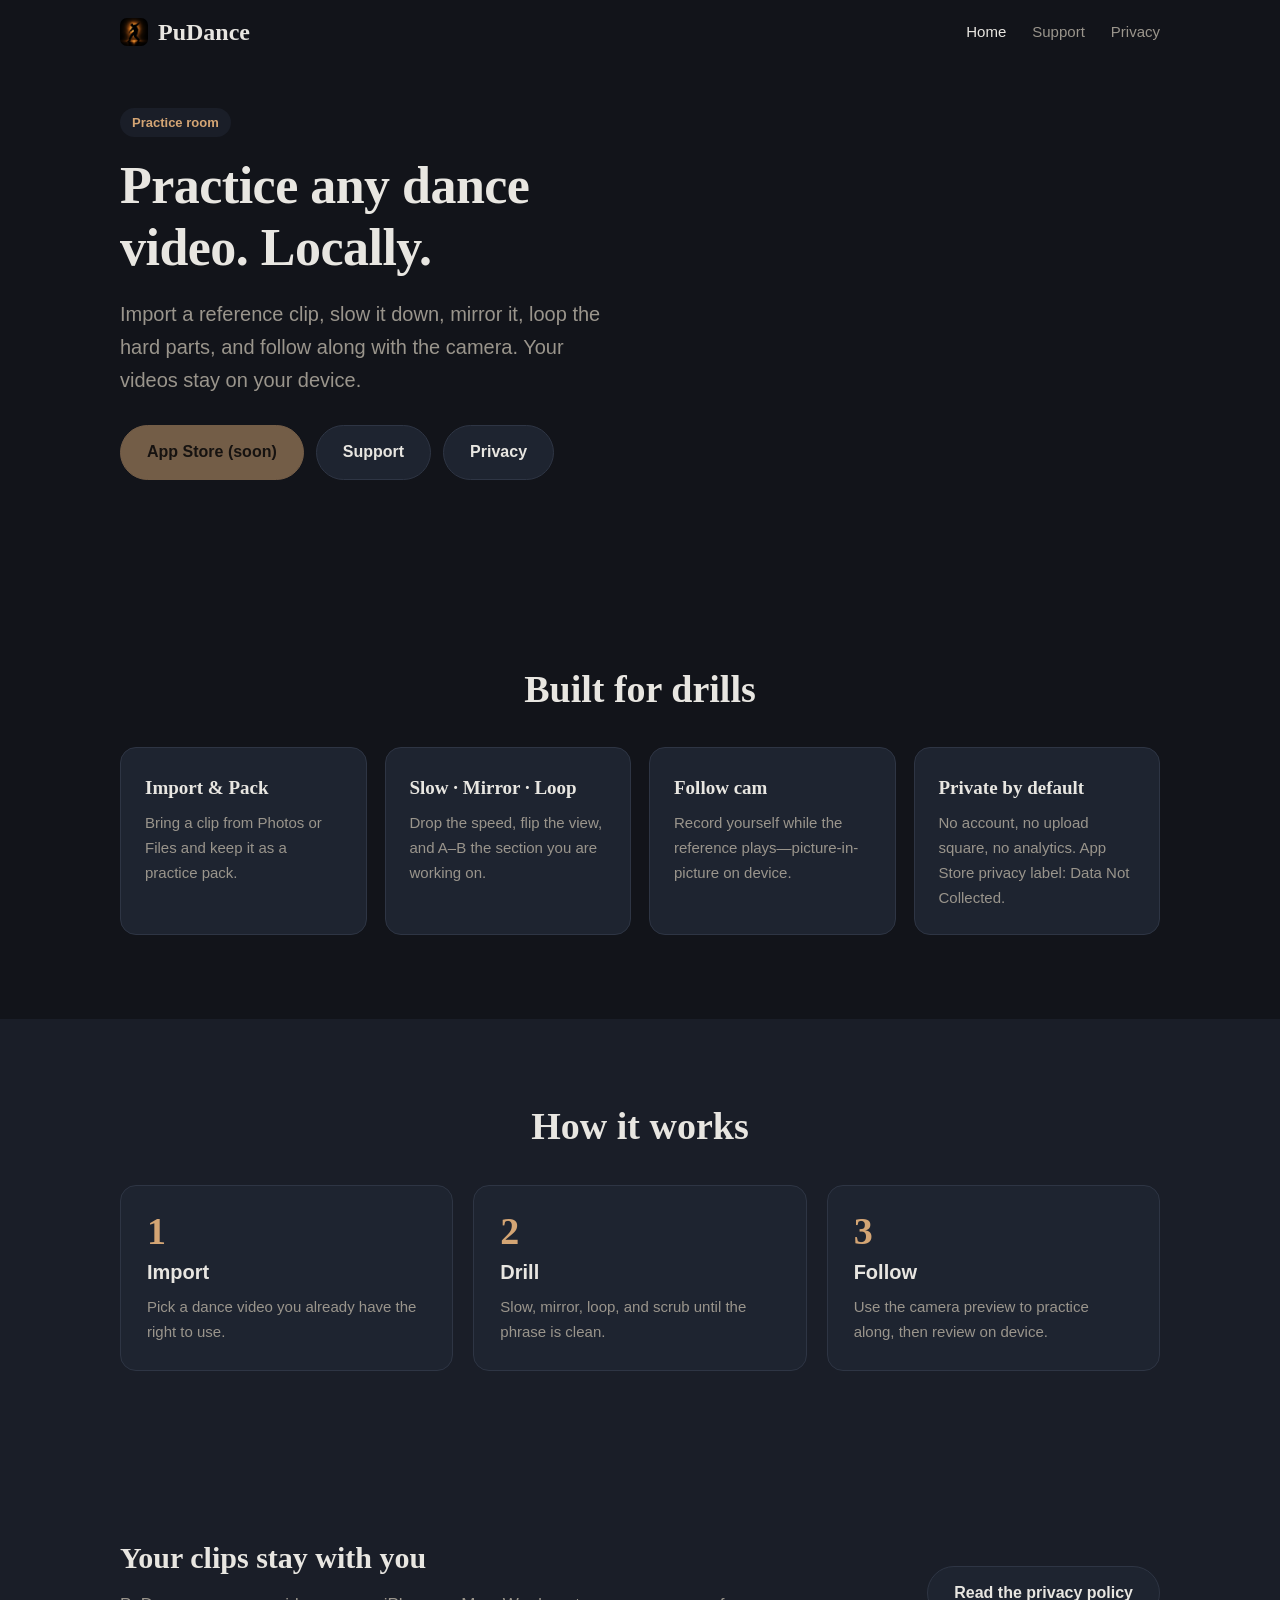
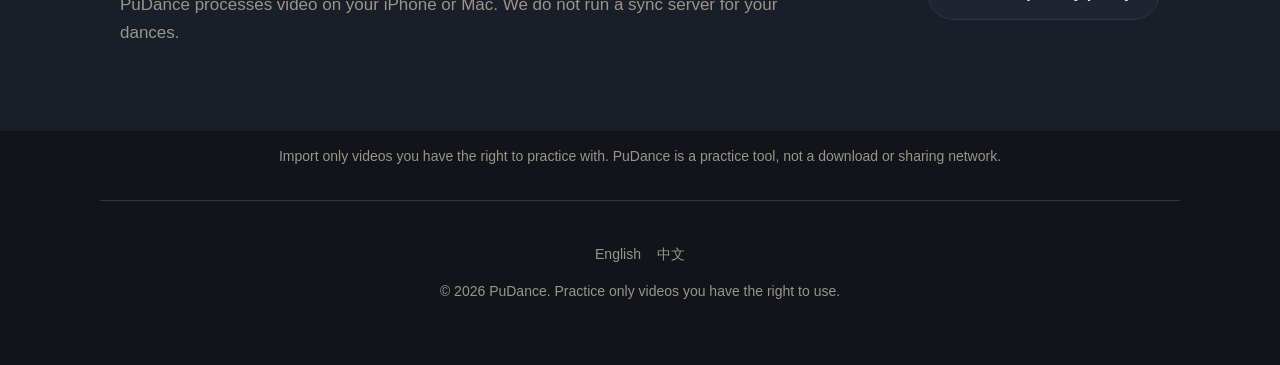
<file: index.html>
<!doctype html><meta charset="utf-8"><title>PuDance</title>
<script>
var l=(navigator.language||"en").toLowerCase();
var t=l.indexOf("zh")===0?"zh":"en";
location.replace("./"+t+"/index.html");
</script>
<noscript><a href="en/index.html">English</a> · <a href="zh/index.html">中文</a></noscript>
</file>
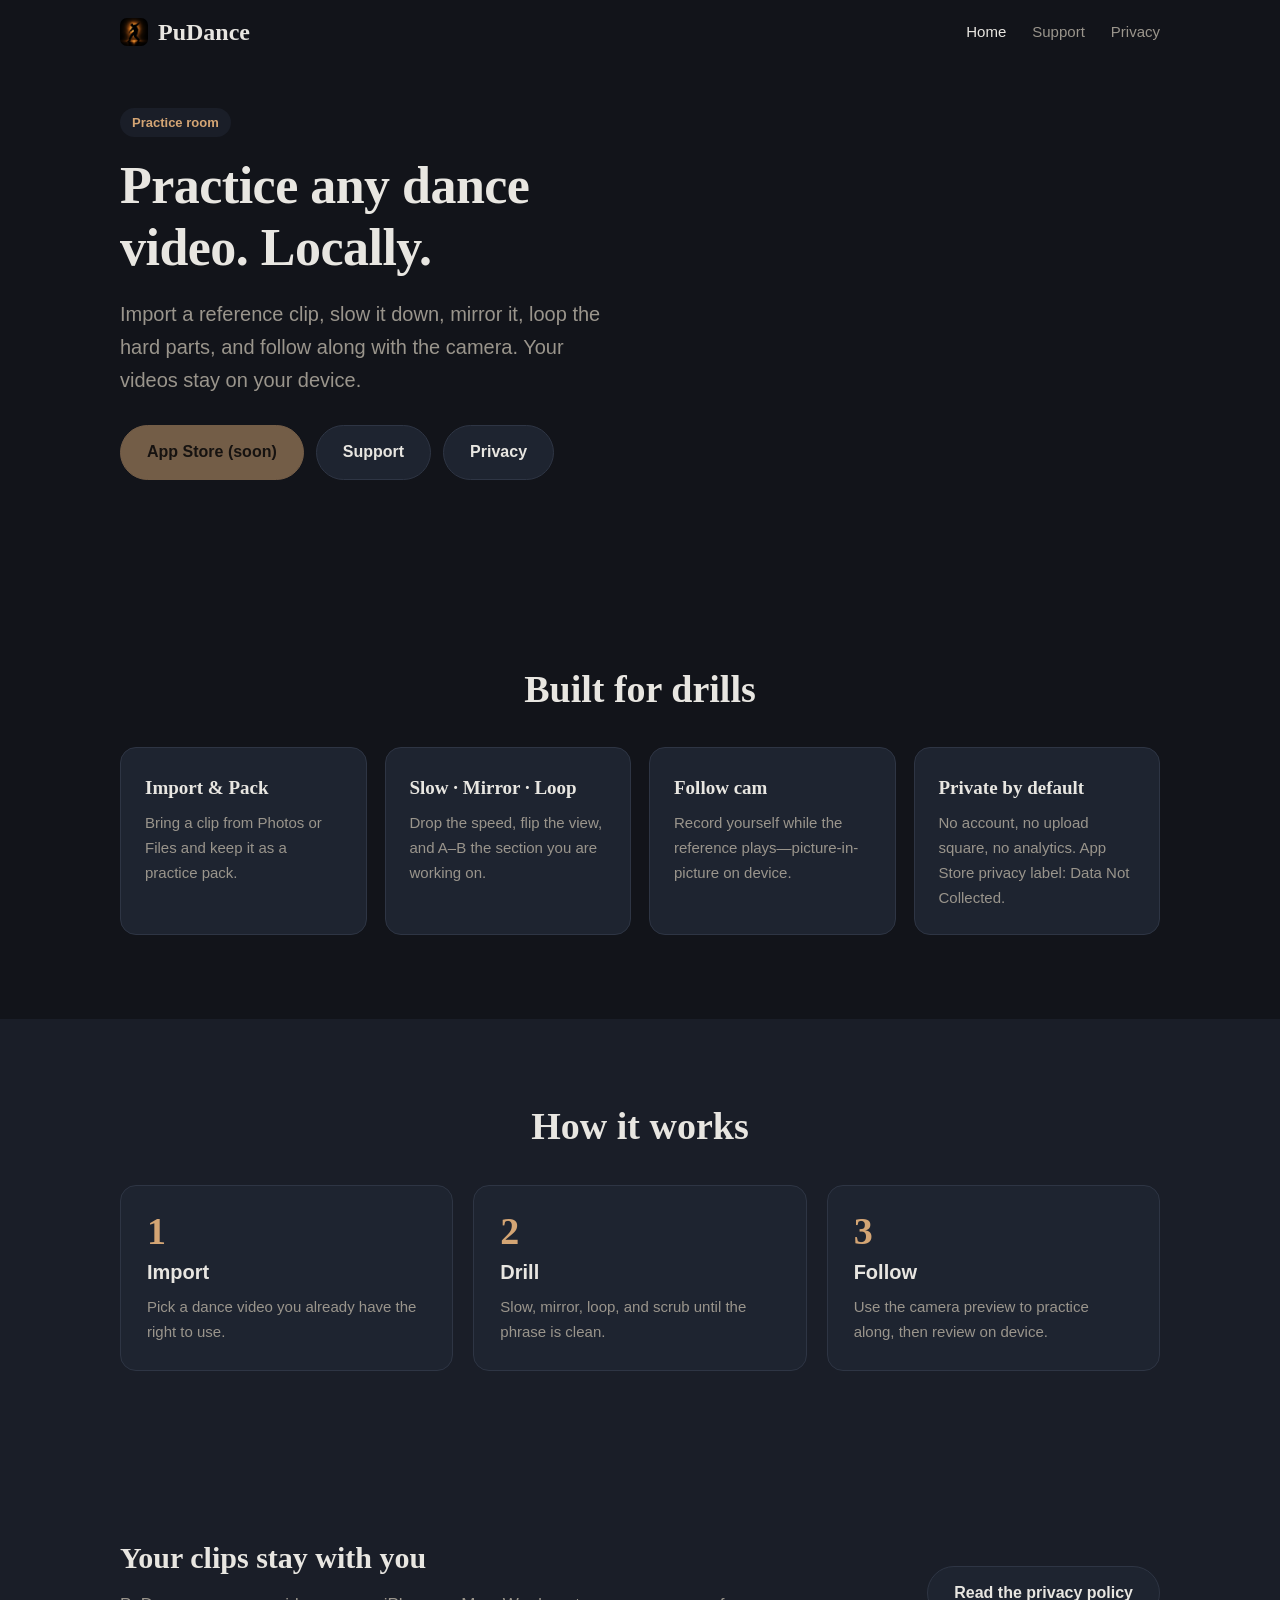
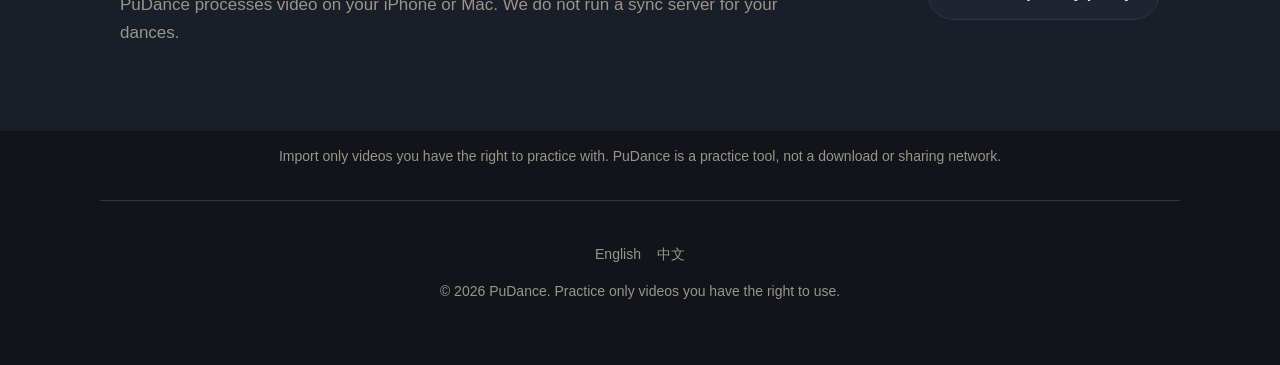
<file: en/index.html>
<!doctype html>
<html lang="en">
<head>
<meta charset="utf-8">
<meta name="viewport" content="width=device-width, initial-scale=1">
<title>PuDance – Local dance practice</title>
<meta name="description" content="Import a dance video, slow it down, mirror it, loop sections, and follow along—on your device.">
<link rel="alternate" hreflang="en" href="https://pulapulapin.github.io/pudance/en/index.html"><link rel="alternate" hreflang="zh" href="https://pulapulapin.github.io/pudance/zh/index.html">
<link rel="icon" href="../assets/icon.png">
<link rel="stylesheet" href="../assets/site.css">
</head>
<body>
<header class="top">
  <a class="brand" href="index.html"><img src="../assets/icon.png" alt="" width="28" height="28"><span>PuDance</span></a>
  <nav aria-label="Main"><a href="index.html" aria-current=page>Home</a><a href="support.html">Support</a><a href="privacy.html">Privacy</a></nav>
</header>
<main>

<section class="hero">
  <div class="hero-text">
    <p class="eyebrow">Practice room</p>
    <h1>Practice any dance video. Locally.</h1>
    <p class="lead">Import a reference clip, slow it down, mirror it, loop the hard parts, and follow along with the camera. Your videos stay on your device.</p>
    <p class="cta">
      <span class="btn primary disabled" aria-disabled="true">App Store (soon)</span>
      <a class="btn" href="support.html">Support</a>
      <a class="btn" href="privacy.html">Privacy</a>
    </p>
  </div>
</section>
<section class="block"><h2>Built for drills</h2><div class="grid">
<article><h3>Import &amp; Pack</h3><p>Bring a clip from Photos or Files and keep it as a practice pack.</p></article><article><h3>Slow · Mirror · Loop</h3><p>Drop the speed, flip the view, and A–B the section you are working on.</p></article><article><h3>Follow cam</h3><p>Record yourself while the reference plays—picture-in-picture on device.</p></article><article><h3>Private by default</h3><p>No account, no upload square, no analytics. App Store privacy label: Data Not Collected.</p></article>
</div></section>
<section class="block band"><h2>How it works</h2><ol class="steps">
<li><strong>Import</strong><span>Pick a dance video you already have the right to use.</span></li><li><strong>Drill</strong><span>Slow, mirror, loop, and scrub until the phrase is clean.</span></li><li><strong>Follow</strong><span>Use the camera preview to practice along, then review on device.</span></li>
</ol></section>
<section class="block band privacy"><div><h2>Your clips stay with you</h2><p>PuDance processes video on your iPhone or Mac. We do not run a sync server for your dances.</p></div>
<a class="btn" href="privacy.html">Read the privacy policy</a></section>
<p class="small center">Import only videos you have the right to practice with. PuDance is a practice tool, not a download or sharing network.</p>

</main>
<footer>
  <p class="lang-switch" aria-label="Language"><a href="../en/index.html" hreflang="en" aria-current=true>English</a><a href="../zh/index.html" hreflang="zh">中文</a></p>
  <p>© 2026 PuDance. Practice only videos you have the right to use.</p>
</footer>
</body>
</html>
</file>
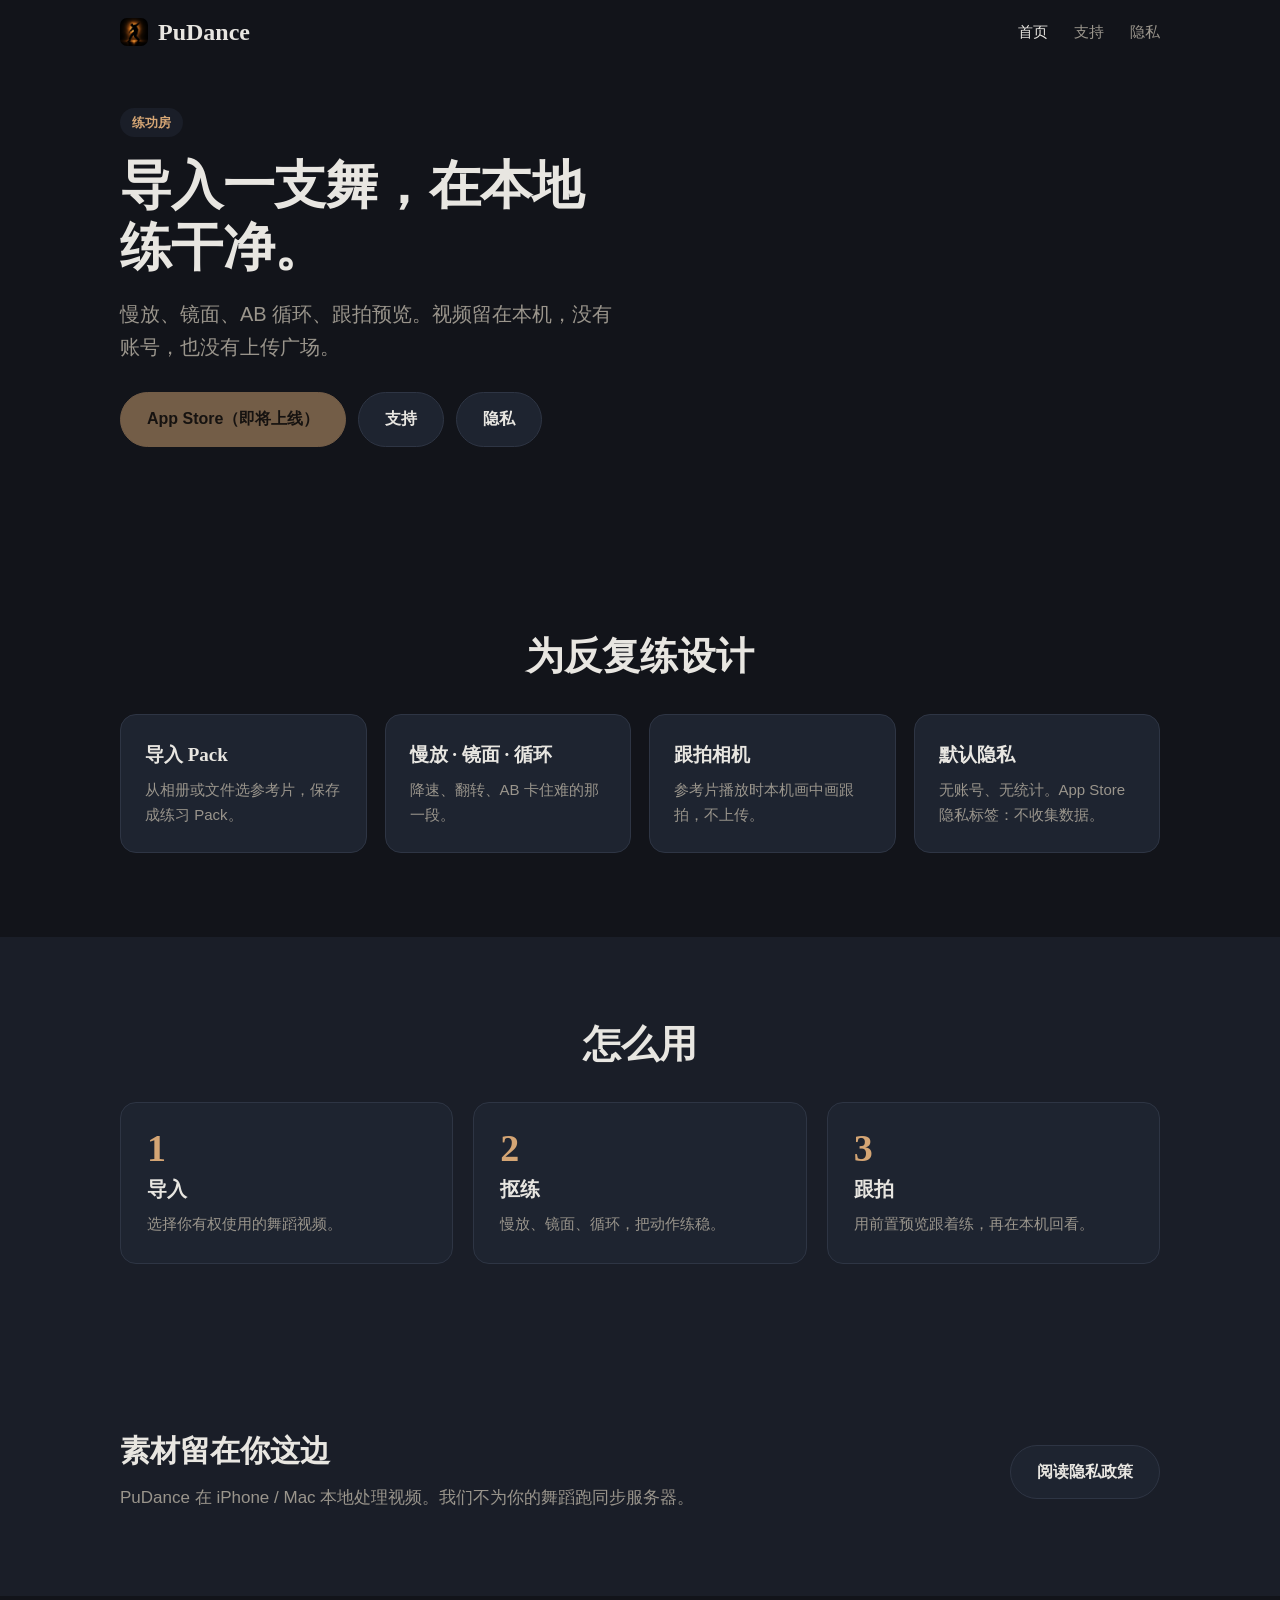
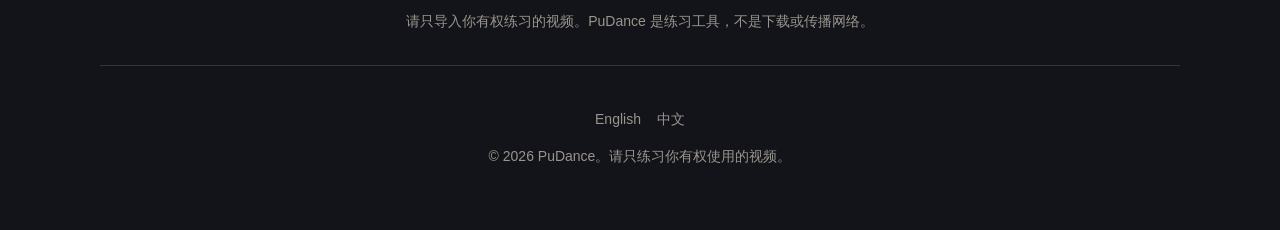
<file: zh/index.html>
<!doctype html>
<html lang="zh">
<head>
<meta charset="utf-8">
<meta name="viewport" content="width=device-width, initial-scale=1">
<title>PuDance – 本地扒舞练习室</title>
<meta name="description" content="导入舞蹈视频，慢放、镜面、分段循环、跟拍——都在你的设备上完成。">
<link rel="alternate" hreflang="en" href="https://pulapulapin.github.io/pudance/en/index.html"><link rel="alternate" hreflang="zh" href="https://pulapulapin.github.io/pudance/zh/index.html">
<link rel="icon" href="../assets/icon.png">
<link rel="stylesheet" href="../assets/site.css">
</head>
<body>
<header class="top">
  <a class="brand" href="index.html"><img src="../assets/icon.png" alt="" width="28" height="28"><span>PuDance</span></a>
  <nav aria-label="Main"><a href="index.html" aria-current=page>首页</a><a href="support.html">支持</a><a href="privacy.html">隐私</a></nav>
</header>
<main>

<section class="hero">
  <div class="hero-text">
    <p class="eyebrow">练功房</p>
    <h1>导入一支舞，在本地练干净。</h1>
    <p class="lead">慢放、镜面、AB 循环、跟拍预览。视频留在本机，没有账号，也没有上传广场。</p>
    <p class="cta">
      <span class="btn primary disabled" aria-disabled="true">App Store（即将上线）</span>
      <a class="btn" href="support.html">支持</a>
      <a class="btn" href="privacy.html">隐私</a>
    </p>
  </div>
</section>
<section class="block"><h2>为反复练设计</h2><div class="grid">
<article><h3>导入 Pack</h3><p>从相册或文件选参考片，保存成练习 Pack。</p></article><article><h3>慢放 · 镜面 · 循环</h3><p>降速、翻转、AB 卡住难的那一段。</p></article><article><h3>跟拍相机</h3><p>参考片播放时本机画中画跟拍，不上传。</p></article><article><h3>默认隐私</h3><p>无账号、无统计。App Store 隐私标签：不收集数据。</p></article>
</div></section>
<section class="block band"><h2>怎么用</h2><ol class="steps">
<li><strong>导入</strong><span>选择你有权使用的舞蹈视频。</span></li><li><strong>抠练</strong><span>慢放、镜面、循环，把动作练稳。</span></li><li><strong>跟拍</strong><span>用前置预览跟着练，再在本机回看。</span></li>
</ol></section>
<section class="block band privacy"><div><h2>素材留在你这边</h2><p>PuDance 在 iPhone / Mac 本地处理视频。我们不为你的舞蹈跑同步服务器。</p></div>
<a class="btn" href="privacy.html">阅读隐私政策</a></section>
<p class="small center">请只导入你有权练习的视频。PuDance 是练习工具，不是下载或传播网络。</p>

</main>
<footer>
  <p class="lang-switch" aria-label="Language"><a href="../en/index.html" hreflang="en">English</a><a href="../zh/index.html" hreflang="zh" aria-current=true>中文</a></p>
  <p>© 2026 PuDance。请只练习你有权使用的视频。</p>
</footer>
</body>
</html>
</file>
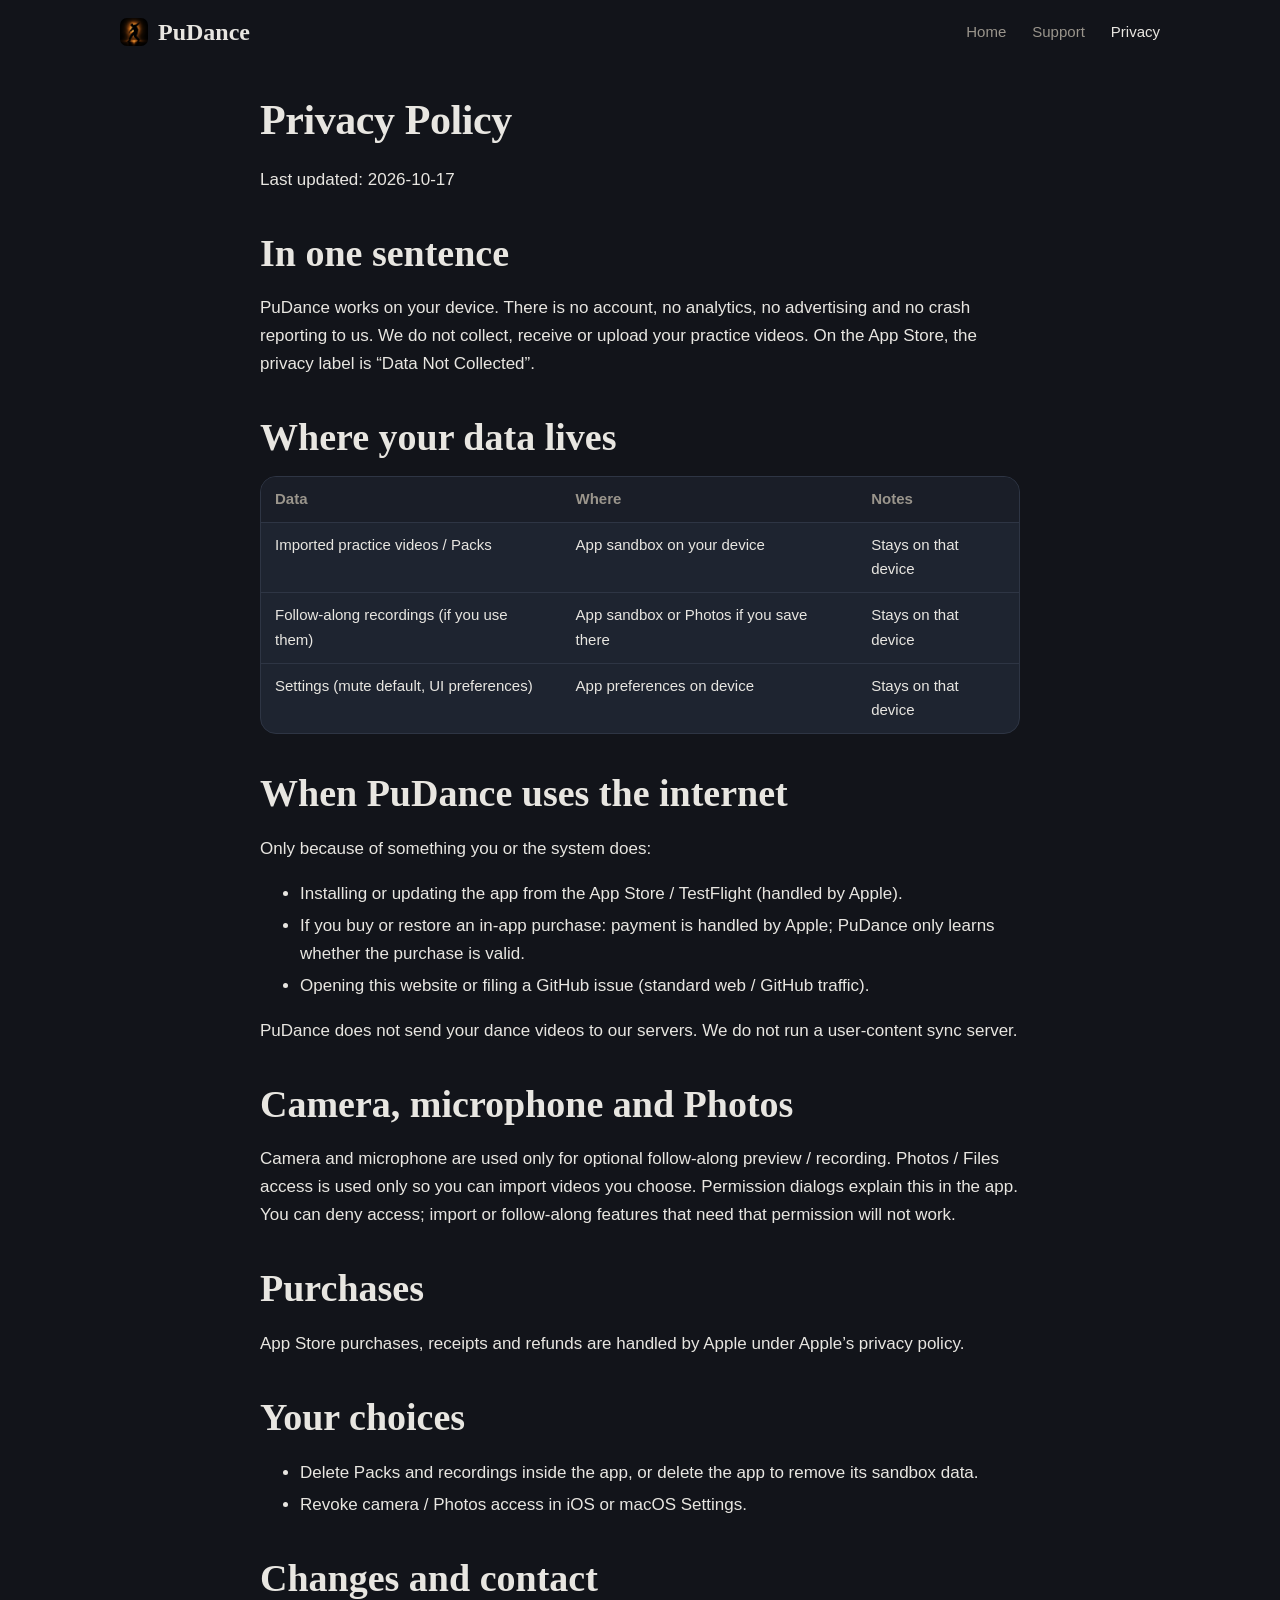
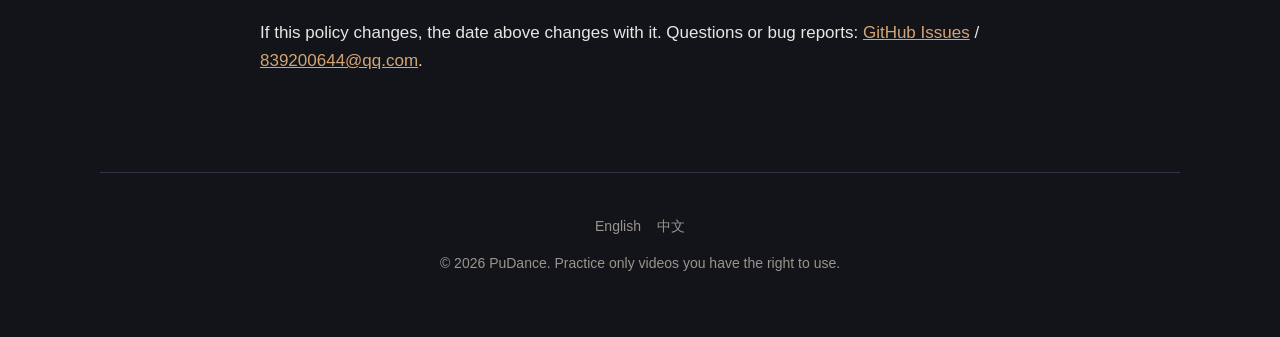
<file: en/privacy.html>
<!doctype html>
<html lang="en">
<head>
<meta charset="utf-8">
<meta name="viewport" content="width=device-width, initial-scale=1">
<title>Privacy Policy – PuDance</title>
<meta name="description" content="Privacy Policy – PuDance">
<link rel="alternate" hreflang="en" href="https://pulapulapin.github.io/pudance/en/privacy.html"><link rel="alternate" hreflang="zh" href="https://pulapulapin.github.io/pudance/zh/privacy.html">
<link rel="icon" href="../assets/icon.png">
<link rel="stylesheet" href="../assets/site.css">
</head>
<body>
<header class="top">
  <a class="brand" href="index.html"><img src="../assets/icon.png" alt="" width="28" height="28"><span>PuDance</span></a>
  <nav aria-label="Main"><a href="index.html">Home</a><a href="support.html">Support</a><a href="privacy.html" aria-current=page>Privacy</a></nav>
</header>
<main>
<article class='doc'><h1>Privacy Policy</h1><p>Last updated: 2026-10-17</p>
<h2>In one sentence</h2>
<p>PuDance works on your device. There is no account, no analytics, no advertising and no crash reporting to us. We do not collect, receive or upload your practice videos. On the App Store, the privacy label is “Data Not Collected”.</p>
<h2>Where your data lives</h2>
<div class="table-wrap"><table><thead><tr><th>Data</th><th>Where</th><th>Notes</th></tr></thead><tbody><tr><td>Imported practice videos / Packs</td><td>App sandbox on your device</td><td>Stays on that device</td></tr><tr><td>Follow-along recordings (if you use them)</td><td>App sandbox or Photos if you save there</td><td>Stays on that device</td></tr><tr><td>Settings (mute default, UI preferences)</td><td>App preferences on device</td><td>Stays on that device</td></tr></tbody></table></div>
<h2>When PuDance uses the internet</h2>
<p>Only because of something you or the system does:</p>
<ul><li>Installing or updating the app from the App Store / TestFlight (handled by Apple).</li><li>If you buy or restore an in-app purchase: payment is handled by Apple; PuDance only learns whether the purchase is valid.</li><li>Opening this website or filing a GitHub issue (standard web / GitHub traffic).</li></ul>
<p>PuDance does not send your dance videos to our servers. We do not run a user-content sync server.</p>
<h2>Camera, microphone and Photos</h2>
<p>Camera and microphone are used only for optional follow-along preview / recording. Photos / Files access is used only so you can import videos you choose. Permission dialogs explain this in the app. You can deny access; import or follow-along features that need that permission will not work.</p>
<h2>Purchases</h2>
<p>App Store purchases, receipts and refunds are handled by Apple under Apple’s privacy policy.</p>
<h2>Your choices</h2>
<ul><li>Delete Packs and recordings inside the app, or delete the app to remove its sandbox data.</li><li>Revoke camera / Photos access in iOS or macOS Settings.</li></ul>
<h2>Changes and contact</h2>
<p>If this policy changes, the date above changes with it. Questions or bug reports: <a href="https://github.com/pulapulapin/pudance/issues">GitHub Issues</a> / <a href="mailto:839200644@qq.com">839200644@qq.com</a>.</p></article>
</main>
<footer>
  <p class="lang-switch" aria-label="Language"><a href="../en/privacy.html" hreflang="en" aria-current=true>English</a><a href="../zh/privacy.html" hreflang="zh">中文</a></p>
  <p>© 2026 PuDance. Practice only videos you have the right to use.</p>
</footer>
</body>
</html>
</file>
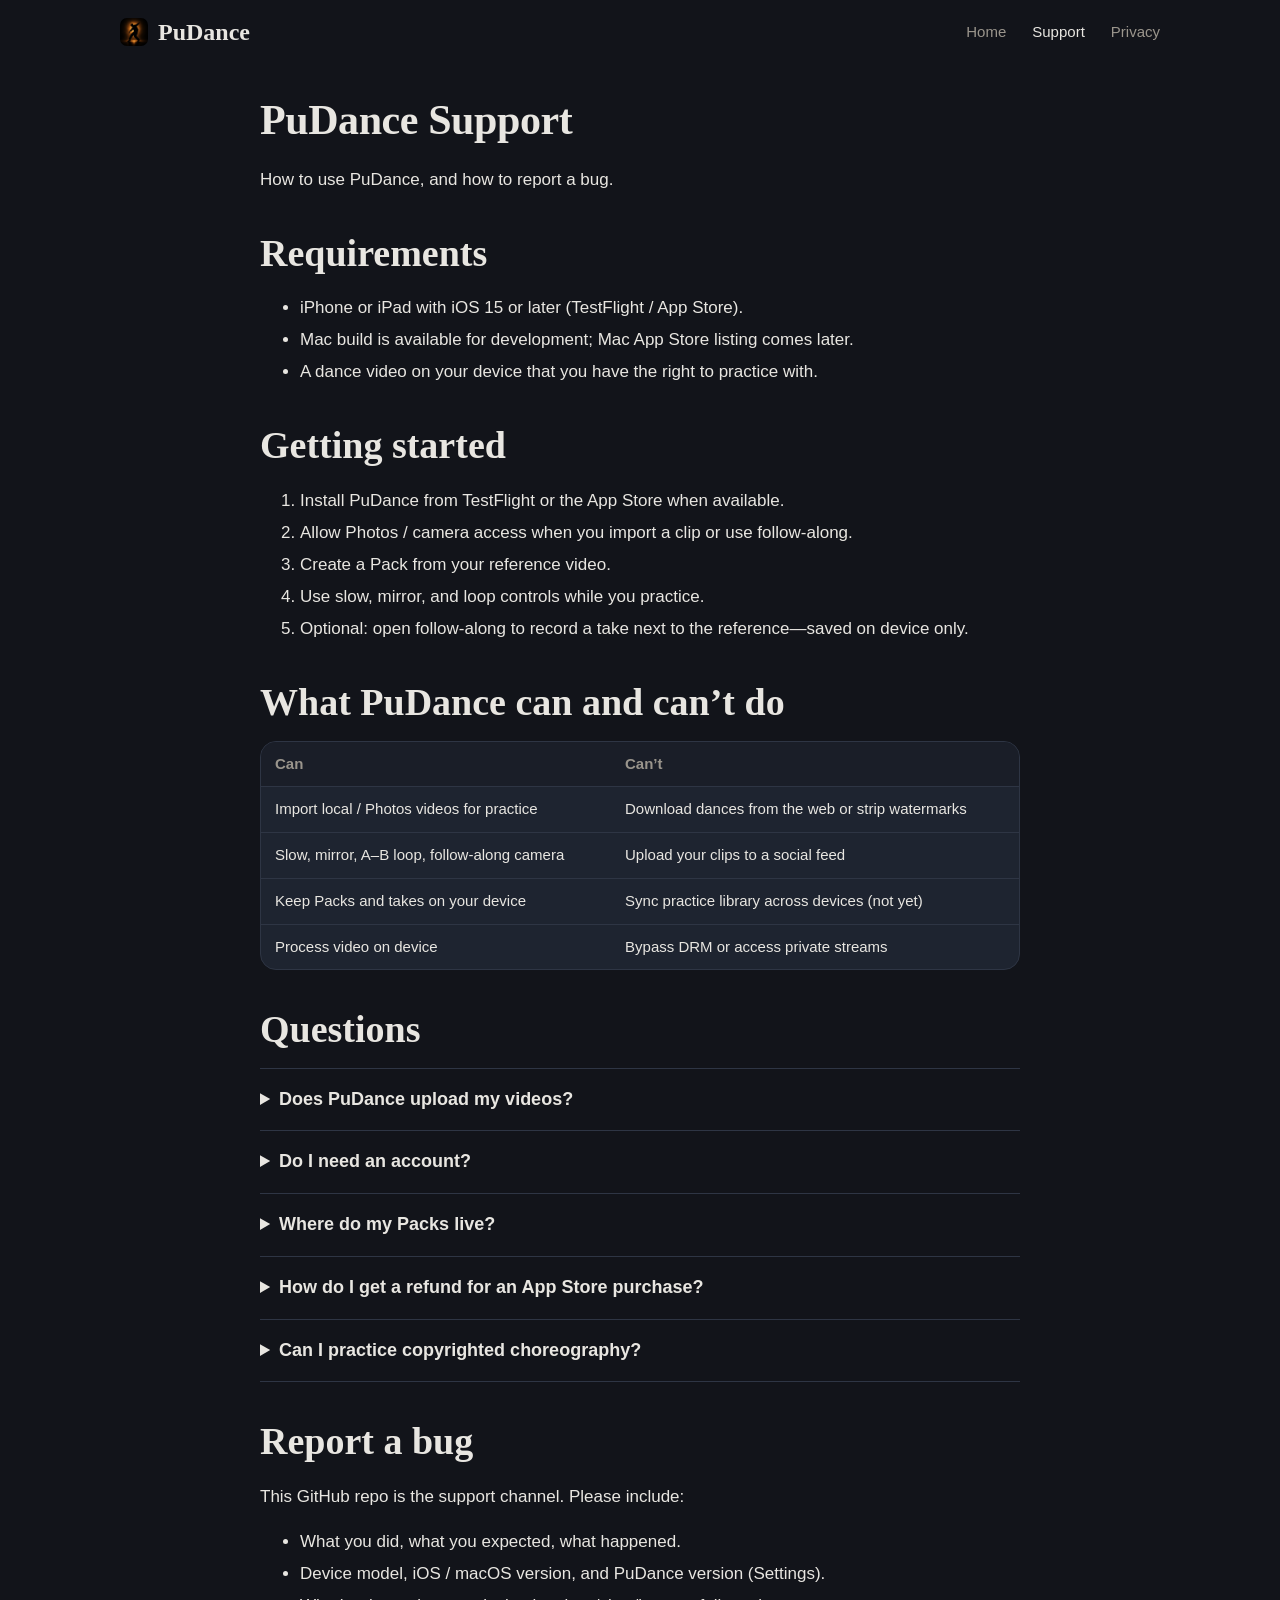
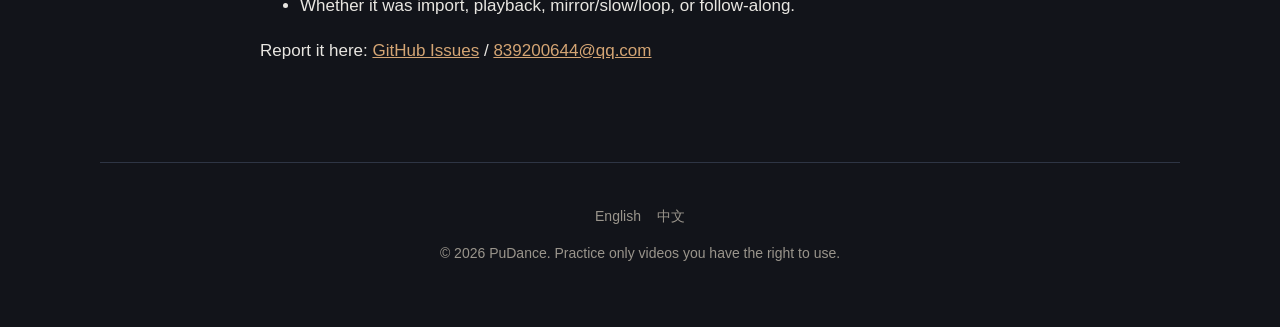
<file: en/support.html>
<!doctype html>
<html lang="en">
<head>
<meta charset="utf-8">
<meta name="viewport" content="width=device-width, initial-scale=1">
<title>PuDance Support – PuDance</title>
<meta name="description" content="PuDance Support – PuDance">
<link rel="alternate" hreflang="en" href="https://pulapulapin.github.io/pudance/en/support.html"><link rel="alternate" hreflang="zh" href="https://pulapulapin.github.io/pudance/zh/support.html">
<link rel="icon" href="../assets/icon.png">
<link rel="stylesheet" href="../assets/site.css">
</head>
<body>
<header class="top">
  <a class="brand" href="index.html"><img src="../assets/icon.png" alt="" width="28" height="28"><span>PuDance</span></a>
  <nav aria-label="Main"><a href="index.html">Home</a><a href="support.html" aria-current=page>Support</a><a href="privacy.html">Privacy</a></nav>
</header>
<main>
<article class='doc'><h1>PuDance Support</h1><p>How to use PuDance, and how to report a bug.</p>
<h2>Requirements</h2>
<ul><li>iPhone or iPad with iOS 15 or later (TestFlight / App Store).</li><li>Mac build is available for development; Mac App Store listing comes later.</li><li>A dance video on your device that you have the right to practice with.</li></ul>
<h2>Getting started</h2>
<ol><li>Install PuDance from TestFlight or the App Store when available.</li><li>Allow Photos / camera access when you import a clip or use follow-along.</li><li>Create a Pack from your reference video.</li><li>Use slow, mirror, and loop controls while you practice.</li><li>Optional: open follow-along to record a take next to the reference—saved on device only.</li></ol>
<h2>What PuDance can and can’t do</h2>
<div class="table-wrap"><table><thead><tr><th>Can</th><th>Can’t</th></tr></thead><tbody><tr><td>Import local / Photos videos for practice</td><td>Download dances from the web or strip watermarks</td></tr><tr><td>Slow, mirror, A–B loop, follow-along camera</td><td>Upload your clips to a social feed</td></tr><tr><td>Keep Packs and takes on your device</td><td>Sync practice library across devices (not yet)</td></tr><tr><td>Process video on device</td><td>Bypass DRM or access private streams</td></tr></tbody></table></div>
<h2>Questions</h2>
<details><summary>Does PuDance upload my videos?</summary><p>No. Practice clips and camera takes stay on your device. See the privacy policy.</p></details><details><summary>Do I need an account?</summary><p>No.</p></details><details><summary>Where do my Packs live?</summary><p>In the app’s local storage on that device.</p></details><details><summary>How do I get a refund for an App Store purchase?</summary><p>Apple handles refunds at reportaproblem.apple.com.</p></details><details><summary>Can I practice copyrighted choreography?</summary><p>Only import videos you have the right to use for personal practice. PuDance does not provide download or sharing of third-party content.</p></details>
<h2>Report a bug</h2>
<p>This GitHub repo is the support channel. Please include:</p>
<ul><li>What you did, what you expected, what happened.</li><li>Device model, iOS / macOS version, and PuDance version (Settings).</li><li>Whether it was import, playback, mirror/slow/loop, or follow-along.</li></ul>
<p>Report it here: <a href="https://github.com/pulapulapin/pudance/issues">GitHub Issues</a> / <a href="mailto:839200644@qq.com">839200644@qq.com</a></p></article>
</main>
<footer>
  <p class="lang-switch" aria-label="Language"><a href="../en/support.html" hreflang="en" aria-current=true>English</a><a href="../zh/support.html" hreflang="zh">中文</a></p>
  <p>© 2026 PuDance. Practice only videos you have the right to use.</p>
</footer>
</body>
</html>
</file>
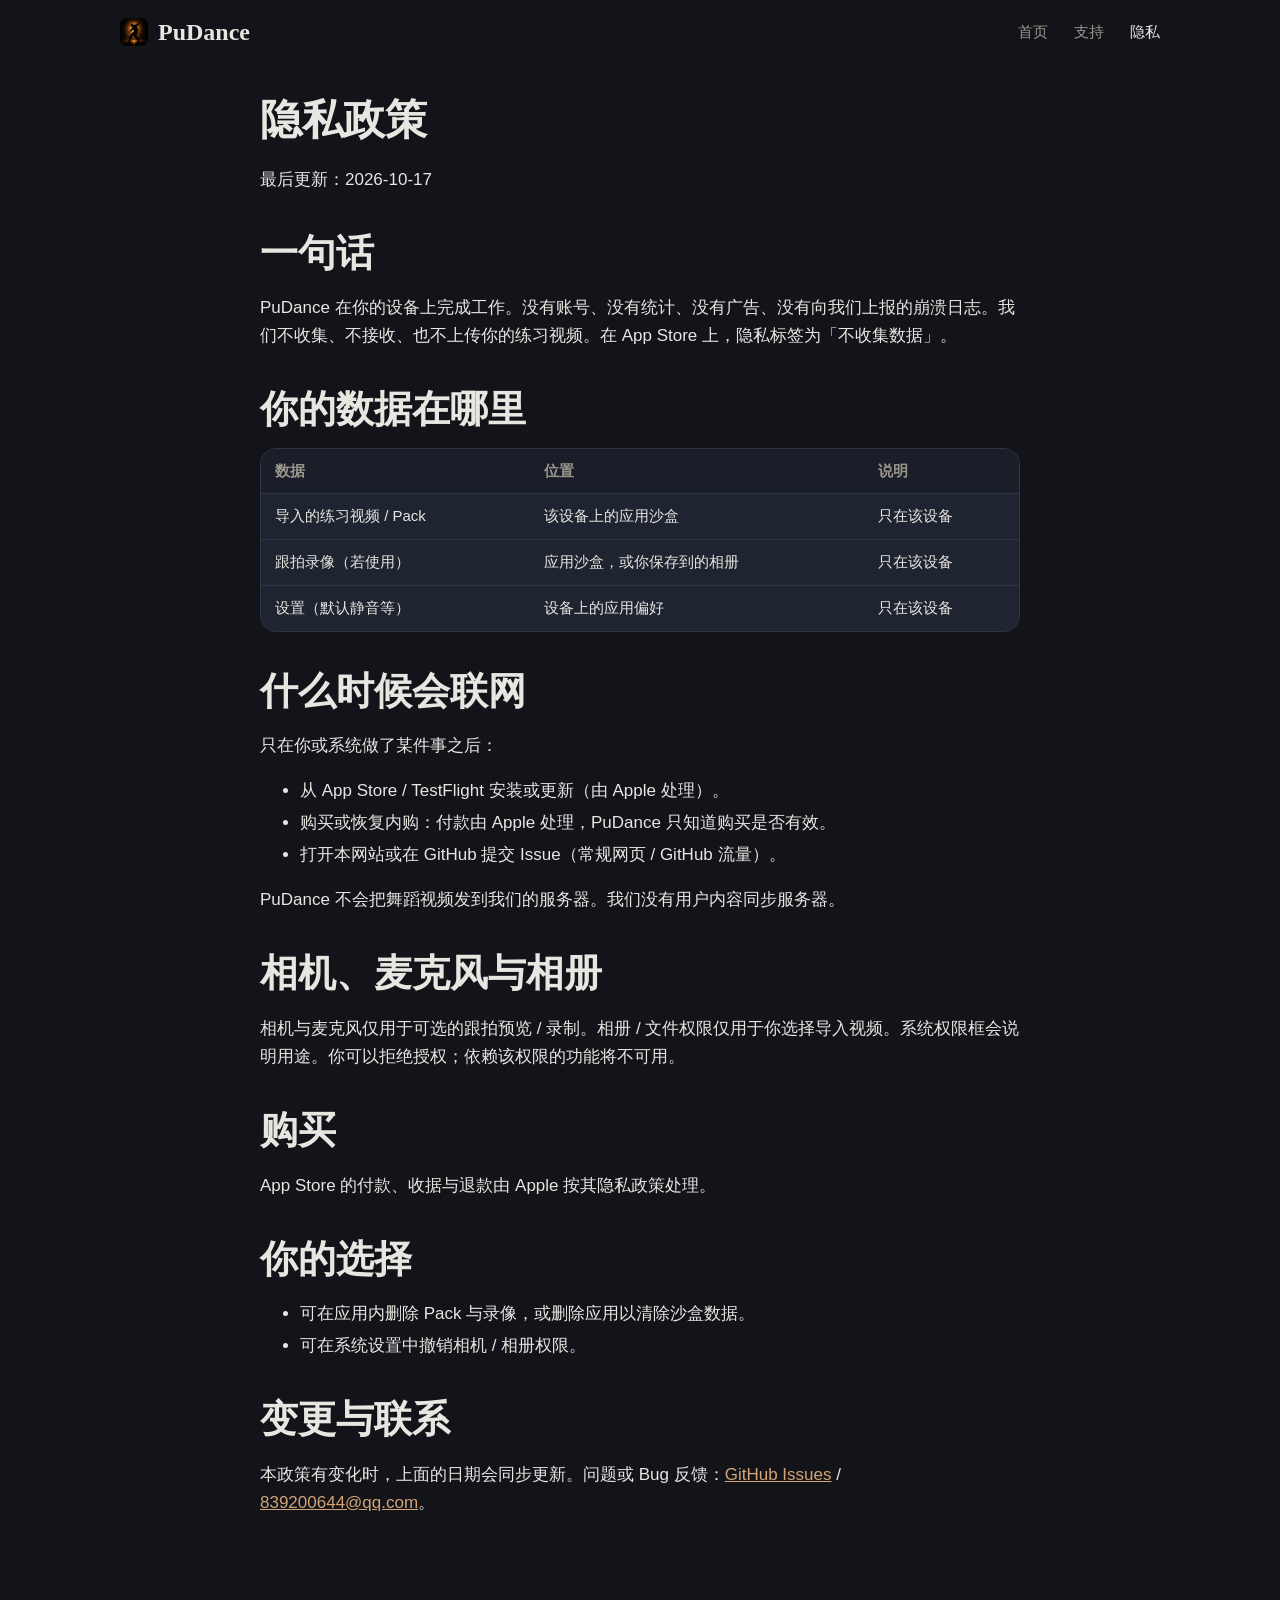
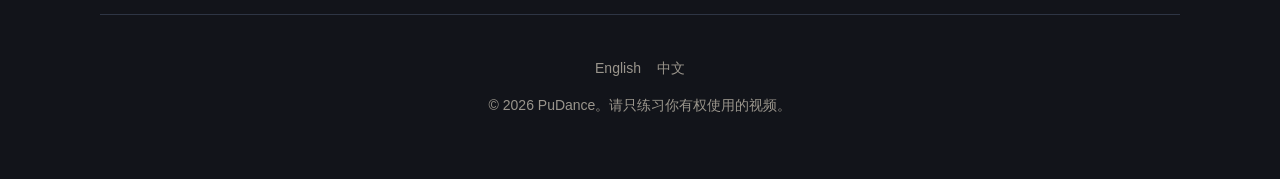
<file: zh/privacy.html>
<!doctype html>
<html lang="zh">
<head>
<meta charset="utf-8">
<meta name="viewport" content="width=device-width, initial-scale=1">
<title>隐私政策 – PuDance</title>
<meta name="description" content="隐私政策 – PuDance">
<link rel="alternate" hreflang="en" href="https://pulapulapin.github.io/pudance/en/privacy.html"><link rel="alternate" hreflang="zh" href="https://pulapulapin.github.io/pudance/zh/privacy.html">
<link rel="icon" href="../assets/icon.png">
<link rel="stylesheet" href="../assets/site.css">
</head>
<body>
<header class="top">
  <a class="brand" href="index.html"><img src="../assets/icon.png" alt="" width="28" height="28"><span>PuDance</span></a>
  <nav aria-label="Main"><a href="index.html">首页</a><a href="support.html">支持</a><a href="privacy.html" aria-current=page>隐私</a></nav>
</header>
<main>
<article class='doc'><h1>隐私政策</h1><p>最后更新：2026-10-17</p>
<h2>一句话</h2>
<p>PuDance 在你的设备上完成工作。没有账号、没有统计、没有广告、没有向我们上报的崩溃日志。我们不收集、不接收、也不上传你的练习视频。在 App Store 上，隐私标签为「不收集数据」。</p>
<h2>你的数据在哪里</h2>
<div class="table-wrap"><table><thead><tr><th>数据</th><th>位置</th><th>说明</th></tr></thead><tbody><tr><td>导入的练习视频 / Pack</td><td>该设备上的应用沙盒</td><td>只在该设备</td></tr><tr><td>跟拍录像（若使用）</td><td>应用沙盒，或你保存到的相册</td><td>只在该设备</td></tr><tr><td>设置（默认静音等）</td><td>设备上的应用偏好</td><td>只在该设备</td></tr></tbody></table></div>
<h2>什么时候会联网</h2>
<p>只在你或系统做了某件事之后：</p>
<ul><li>从 App Store / TestFlight 安装或更新（由 Apple 处理）。</li><li>购买或恢复内购：付款由 Apple 处理，PuDance 只知道购买是否有效。</li><li>打开本网站或在 GitHub 提交 Issue（常规网页 / GitHub 流量）。</li></ul>
<p>PuDance 不会把舞蹈视频发到我们的服务器。我们没有用户内容同步服务器。</p>
<h2>相机、麦克风与相册</h2>
<p>相机与麦克风仅用于可选的跟拍预览 / 录制。相册 / 文件权限仅用于你选择导入视频。系统权限框会说明用途。你可以拒绝授权；依赖该权限的功能将不可用。</p>
<h2>购买</h2>
<p>App Store 的付款、收据与退款由 Apple 按其隐私政策处理。</p>
<h2>你的选择</h2>
<ul><li>可在应用内删除 Pack 与录像，或删除应用以清除沙盒数据。</li><li>可在系统设置中撤销相机 / 相册权限。</li></ul>
<h2>变更与联系</h2>
<p>本政策有变化时，上面的日期会同步更新。问题或 Bug 反馈：<a href="https://github.com/pulapulapin/pudance/issues">GitHub Issues</a> / <a href="mailto:839200644@qq.com">839200644@qq.com</a>。</p></article>
</main>
<footer>
  <p class="lang-switch" aria-label="Language"><a href="../en/privacy.html" hreflang="en">English</a><a href="../zh/privacy.html" hreflang="zh" aria-current=true>中文</a></p>
  <p>© 2026 PuDance。请只练习你有权使用的视频。</p>
</footer>
</body>
</html>
</file>
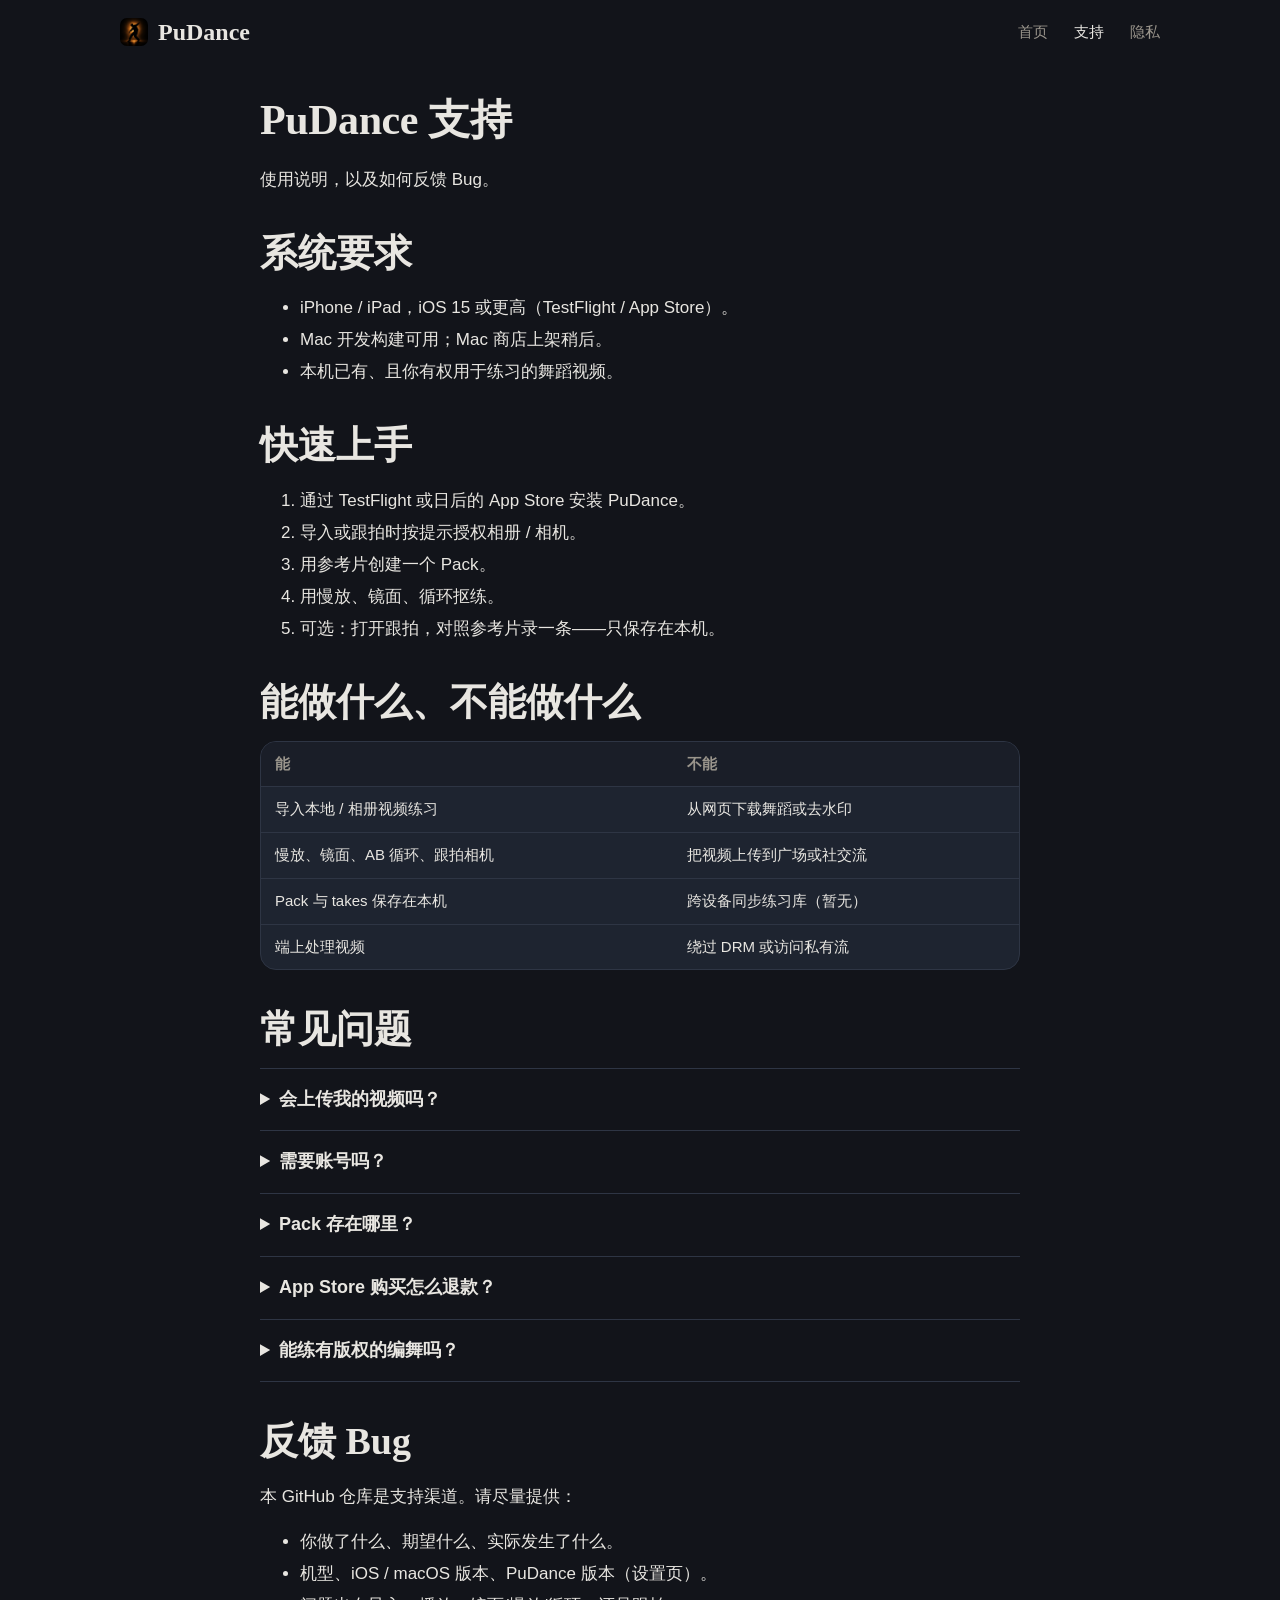
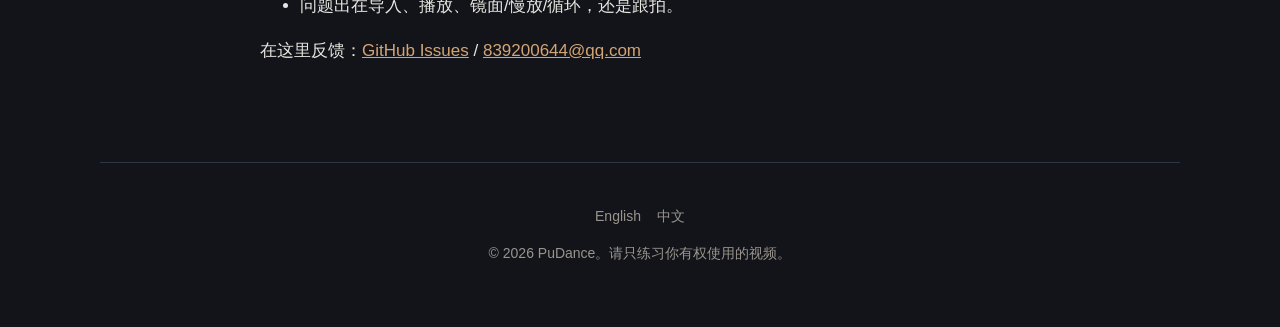
<file: zh/support.html>
<!doctype html>
<html lang="zh">
<head>
<meta charset="utf-8">
<meta name="viewport" content="width=device-width, initial-scale=1">
<title>PuDance 支持 – PuDance</title>
<meta name="description" content="PuDance 支持 – PuDance">
<link rel="alternate" hreflang="en" href="https://pulapulapin.github.io/pudance/en/support.html"><link rel="alternate" hreflang="zh" href="https://pulapulapin.github.io/pudance/zh/support.html">
<link rel="icon" href="../assets/icon.png">
<link rel="stylesheet" href="../assets/site.css">
</head>
<body>
<header class="top">
  <a class="brand" href="index.html"><img src="../assets/icon.png" alt="" width="28" height="28"><span>PuDance</span></a>
  <nav aria-label="Main"><a href="index.html">首页</a><a href="support.html" aria-current=page>支持</a><a href="privacy.html">隐私</a></nav>
</header>
<main>
<article class='doc'><h1>PuDance 支持</h1><p>使用说明，以及如何反馈 Bug。</p>
<h2>系统要求</h2>
<ul><li>iPhone / iPad，iOS 15 或更高（TestFlight / App Store）。</li><li>Mac 开发构建可用；Mac 商店上架稍后。</li><li>本机已有、且你有权用于练习的舞蹈视频。</li></ul>
<h2>快速上手</h2>
<ol><li>通过 TestFlight 或日后的 App Store 安装 PuDance。</li><li>导入或跟拍时按提示授权相册 / 相机。</li><li>用参考片创建一个 Pack。</li><li>用慢放、镜面、循环抠练。</li><li>可选：打开跟拍，对照参考片录一条——只保存在本机。</li></ol>
<h2>能做什么、不能做什么</h2>
<div class="table-wrap"><table><thead><tr><th>能</th><th>不能</th></tr></thead><tbody><tr><td>导入本地 / 相册视频练习</td><td>从网页下载舞蹈或去水印</td></tr><tr><td>慢放、镜面、AB 循环、跟拍相机</td><td>把视频上传到广场或社交流</td></tr><tr><td>Pack 与 takes 保存在本机</td><td>跨设备同步练习库（暂无）</td></tr><tr><td>端上处理视频</td><td>绕过 DRM 或访问私有流</td></tr></tbody></table></div>
<h2>常见问题</h2>
<details><summary>会上传我的视频吗？</summary><p>不会。练习片和跟拍都在本机。详见隐私政策。</p></details><details><summary>需要账号吗？</summary><p>不需要。</p></details><details><summary>Pack 存在哪里？</summary><p>该设备上的应用本地存储。</p></details><details><summary>App Store 购买怎么退款？</summary><p>由 Apple 处理，见 reportaproblem.apple.com。</p></details><details><summary>能练有版权的编舞吗？</summary><p>请只导入你有权用于个人练习的视频。PuDance 不提供第三方内容的下载或传播。</p></details>
<h2>反馈 Bug</h2>
<p>本 GitHub 仓库是支持渠道。请尽量提供：</p>
<ul><li>你做了什么、期望什么、实际发生了什么。</li><li>机型、iOS / macOS 版本、PuDance 版本（设置页）。</li><li>问题出在导入、播放、镜面/慢放/循环，还是跟拍。</li></ul>
<p>在这里反馈：<a href="https://github.com/pulapulapin/pudance/issues">GitHub Issues</a> / <a href="mailto:839200644@qq.com">839200644@qq.com</a></p></article>
</main>
<footer>
  <p class="lang-switch" aria-label="Language"><a href="../en/support.html" hreflang="en">English</a><a href="../zh/support.html" hreflang="zh" aria-current=true>中文</a></p>
  <p>© 2026 PuDance。请只练习你有权使用的视频。</p>
</footer>
</body>
</html>
</file>
<file: assets/site.css>
:root {
  --page: #12141a; --band: #1a1e28; --card: #1e2430; --ink: #e8e6e1; --mute: #9a958c;
  --accent: #d4a574; --accent-press: #e0b88a; --on-accent: #1a1208; --line: #2e3544; --ok: #1f7a4d;
  --radius: 16px; --max: 1080px;
  --sans: "Avenir Next", "PingFang SC", "Hiragino Sans", "Hiragino Sans GB", "Apple SD Gothic Neo", "Microsoft YaHei UI", -apple-system, sans-serif;
  --display: "Iowan Old Style", Palatino, "Songti SC", "Noto Serif SC", "Hiragino Mincho ProN", serif;
  --mono: "SF Mono", ui-monospace, Menlo, monospace;
}
@media (prefers-color-scheme: dark) {
  :root:not([data-theme="light"]) {
    --page: #0e1a24; --band: #122431; --card: #15242f; --ink: #e6f1f8; --mute: #8aa5b8;
    --accent: #4fb3e8; --accent-press: #7cc7f0; --on-accent: #04202f; --line: #263c4d; --ok: #6fd3a0;
  }
}
* { box-sizing: border-box; }
html { -webkit-text-size-adjust: 100%; scroll-behavior: smooth; }
body { margin: 0; background: var(--page); color: var(--ink); font: 17px/1.65 var(--sans); }
a { color: var(--accent); }
img, video { max-width: 100%; height: auto; }
main, .top, footer { width: 100%; max-width: var(--max); margin: 0 auto; padding-left: 20px; padding-right: 20px; }
.top { display: flex; align-items: center; justify-content: space-between; gap: 12px; padding-top: 18px; padding-bottom: 18px; flex-wrap: wrap; }
.brand { display: inline-flex; align-items: center; gap: 10px; font: 600 24px/1 var(--display); color: var(--ink); text-decoration: none; }
.brand img { border-radius: 7px; }
nav a { margin-left: 26px; color: var(--mute); text-decoration: none; font-size: 15px; font-weight: 500; }
nav a:hover, nav a[aria-current] { color: var(--ink); }
h1, h2, h3 { font-family: var(--display); text-wrap: balance; }
h1 { font-size: clamp(32px, 4.2vw, 52px); line-height: 1.18; margin: 0 0 20px; letter-spacing: -0.01em; }
h1 { text-wrap: pretty; }
h2 { font-size: clamp(26px, 3.4vw, 38px); line-height: 1.25; margin: 0 0 14px; text-align: center; }
h3 { font-size: 19px; margin: 0 0 8px; }
.hero { display: grid; grid-template-columns: minmax(0, 1fr) minmax(0, 480px); gap: 56px; align-items: center; padding: 44px 0 88px; }
.eyebrow { display: inline-block; margin: 0 0 18px; padding: 4px 12px; border-radius: 999px; background: var(--band); color: var(--accent); font-size: 13px; font-weight: 600; }
.lead { font-size: clamp(18px, 2vw, 20px); color: var(--mute); margin: 0 0 28px; max-width: 34em; }
.cta { display: flex; flex-wrap: wrap; gap: 12px; margin: 0 0 14px; }
.btn { display: inline-block; padding: 13px 26px; border-radius: 999px; border: 1px solid var(--line); background: var(--card); color: var(--ink); text-decoration: none; font-weight: 600; font-size: 16px; text-align: center; }
.btn:hover { border-color: var(--accent); }
.btn.primary { background: var(--accent); border-color: var(--accent); color: var(--on-accent); }
.btn.primary:hover { background: var(--accent-press); border-color: var(--accent-press); }
.btn.big { padding: 18px 54px; font-size: 19px; }
.btn.disabled { opacity: .5; cursor: default; pointer-events: none; }
.block-btn { display: block; width: 100%; }
.small { font-size: 14px; color: var(--mute); }
.center { text-align: center; }
.sub { text-align: center; color: var(--mute); margin: 0 auto 34px; max-width: 40em; }

/* 应用窗口示意（纯 CSS，不是截图） */
.window { background: var(--page); border: 1px solid var(--line); border-radius: 14px; box-shadow: 0 28px 56px -16px rgba(11, 36, 54, .28); overflow: hidden; }
.window-bar { display: flex; gap: 8px; padding: 12px 16px; background: var(--card); }
.window-bar i { width: 12px; height: 12px; border-radius: 50%; background: #ff5f57; }
.window-bar i:nth-child(2) { background: #febc2e; } .window-bar i:nth-child(3) { background: #28c840; }
.window-body { padding: 14px 18px 20px; }
.window-brand { display: flex; align-items: center; gap: 8px; margin: 0 0 12px; font: 600 16px var(--display); }
.window-brand img { border-radius: 5px; }
.window ul { list-style: none; margin: 0; padding: 0; display: grid; gap: 10px; }
.window li { display: flex; gap: 14px; align-items: center; background: var(--card); border-radius: 10px; padding: 12px 16px; }
.window li > div { flex: 1; min-width: 0; }
.window b { display: block; font-size: 15px; line-height: 1.35; }
.window small { display: block; color: var(--mute); font-size: 12px; }
.tag { font-size: 12px; font-weight: 700; color: var(--mute); width: 2.4em; flex: none; }
.bar { display: block; height: 3px; border-radius: 2px; background: var(--line); margin-top: 8px; }
.bar u { display: block; height: 100%; border-radius: 2px; background: var(--accent); }

.block { padding: 84px 0; }
.band { background: var(--band); margin: 0 calc(50% - 50vw); padding-left: calc(50vw - 50%); padding-right: calc(50vw - 50%); }
.grid { display: grid; grid-template-columns: repeat(auto-fit, minmax(230px, 1fr)); gap: 18px; margin-top: 34px; }
.grid article, .card { background: var(--card); border: 1px solid var(--line); border-radius: var(--radius); padding: 24px; }
.grid p, .card p { margin: 0; color: var(--mute); font-size: 15px; }
.steps { list-style: none; counter-reset: s; margin: 34px 0 0; padding: 0; display: grid; grid-template-columns: repeat(auto-fit, minmax(220px, 1fr)); gap: 20px; }
.steps li { counter-increment: s; background: var(--card); border: 1px solid var(--line); border-radius: var(--radius); padding: 26px; display: flex; flex-direction: column; gap: 6px; }
.steps li::before { content: counter(s); font: 600 38px/1 var(--display); color: var(--accent); }
.steps strong { font-size: 20px; } .steps span { color: var(--mute); font-size: 15px; }

.fit { display: grid; grid-template-columns: repeat(auto-fit, minmax(300px, 1fr)); gap: 20px; margin-top: 34px; }
.ticks { list-style: none; padding: 0; margin: 10px 0 0; display: grid; gap: 10px; }
.ticks li { position: relative; padding-left: 26px; font-size: 15.5px; line-height: 1.55; }
.ticks li::before { content: "✓"; position: absolute; left: 0; color: var(--ok); font-weight: 700; }
.ticks.no li::before, .ticks li.no::before { content: "–"; color: var(--mute); }
.ticks li.no { color: var(--mute); }

.editions { display: grid; grid-template-columns: repeat(auto-fit, minmax(320px, 1fr)); gap: 24px; align-items: start; }
.edition { background: var(--card); border: 1px solid var(--line); border-radius: 20px; padding: 34px; display: flex; flex-direction: column; gap: 14px; }
.edition.featured, .card.featured { border: 2px solid var(--accent); }
.edition h3 { font-size: 26px; margin: 0; display: flex; align-items: center; gap: 10px; flex-wrap: wrap; }
.chip { font: 700 12px var(--sans); background: var(--accent); color: var(--on-accent); padding: 3px 10px; border-radius: 999px; }
.price { margin: 0; } .price b { font: 600 44px/1.1 var(--display); color: var(--ink); } .price span { color: var(--mute); font-size: 16px; }
.edition .ticks { margin: 6px 0 10px; }

.privacy { display: flex; align-items: center; justify-content: space-between; gap: 28px; flex-wrap: wrap; }
.privacy h2 { text-align: left; font-size: 30px; } .privacy p { margin: 0; color: var(--mute); max-width: 40em; }

details { border-bottom: 1px solid var(--line); padding: 16px 0; max-width: 820px; margin: 0 auto; }
details:first-of-type { border-top: 1px solid var(--line); }
summary { cursor: pointer; font-weight: 600; font-size: 18px; }
details p { margin: 10px 0 0; color: var(--mute); }

/* 下载页 */
.center-hero { display: block; text-align: center; padding-bottom: 64px; }
.center-hero .lead { margin-left: auto; margin-right: auto; }
.dl-card { max-width: 720px; margin: 0 auto 22px; background: var(--card); border: 2px solid var(--accent); border-radius: 24px; padding: 40px 44px; display: flex; flex-direction: column; align-items: center; gap: 18px; }
.dl-card .cta { justify-content: center; margin: 0; }
.dl-head { display: flex; align-items: center; gap: 18px; text-align: left; }
.dl-head img { border-radius: 17px; } .dl-head h2 { text-align: left; margin: 0 0 2px; font-size: 28px; }
.reqs { list-style: none; margin: 0; padding: 0; display: flex; flex-wrap: wrap; gap: 8px 22px; justify-content: center; color: var(--mute); font-size: 14px; }
.reqs li::before { content: "✓ "; color: var(--ok); font-weight: 700; }
.sha { margin: 0; padding: 8px 14px; border-radius: 8px; background: var(--band); font-size: 12px; color: var(--mute); max-width: 100%; overflow-wrap: anywhere; }
.sha code { font-family: var(--mono); color: var(--ink); }
.notice { margin: 0; padding: 10px 14px; border-radius: 10px; background: var(--band); }
.trio { display: grid; grid-template-columns: repeat(auto-fit, minmax(260px, 1fr)); gap: 20px; align-items: stretch; }
.trio .card { display: flex; flex-direction: column; gap: 10px; }
.trio .card .block-btn { margin-top: auto; }
.trio .price b { font-size: 38px; }

.doc { max-width: 760px; margin: 0 auto; padding: 32px 0 48px; }
.doc h1 { font-size: clamp(30px, 5vw, 42px); } .doc h2 { margin-top: 36px; text-align: left; } .doc li { margin: 4px 0; }
.table-wrap { overflow-x: auto; border: 1px solid var(--line); border-radius: var(--radius); background: var(--card); }
table { border-collapse: collapse; width: 100%; font-size: 15px; }
th, td { text-align: left; padding: 10px 14px; border-bottom: 1px solid var(--line); vertical-align: top; }
tr:last-child td { border-bottom: 0; }
th { color: var(--mute); font-weight: 600; background: var(--band); }
footer { padding-top: 28px; padding-bottom: 48px; color: var(--mute); font-size: 14px; text-align: center; border-top: 1px solid var(--line); margin-top: 32px; }
.lang-switch a { margin: 0 8px; color: var(--mute); text-decoration: none; }

@media (max-width: 860px) {
  .hero { grid-template-columns: 1fr; gap: 36px; padding: 24px 0 56px; }
  nav a { margin-left: 16px; }
  .block { padding: 56px 0; }
  .dl-card { padding: 30px 22px; }
  .edition { padding: 26px; }
  .privacy { align-items: flex-start; }
}
</file>
